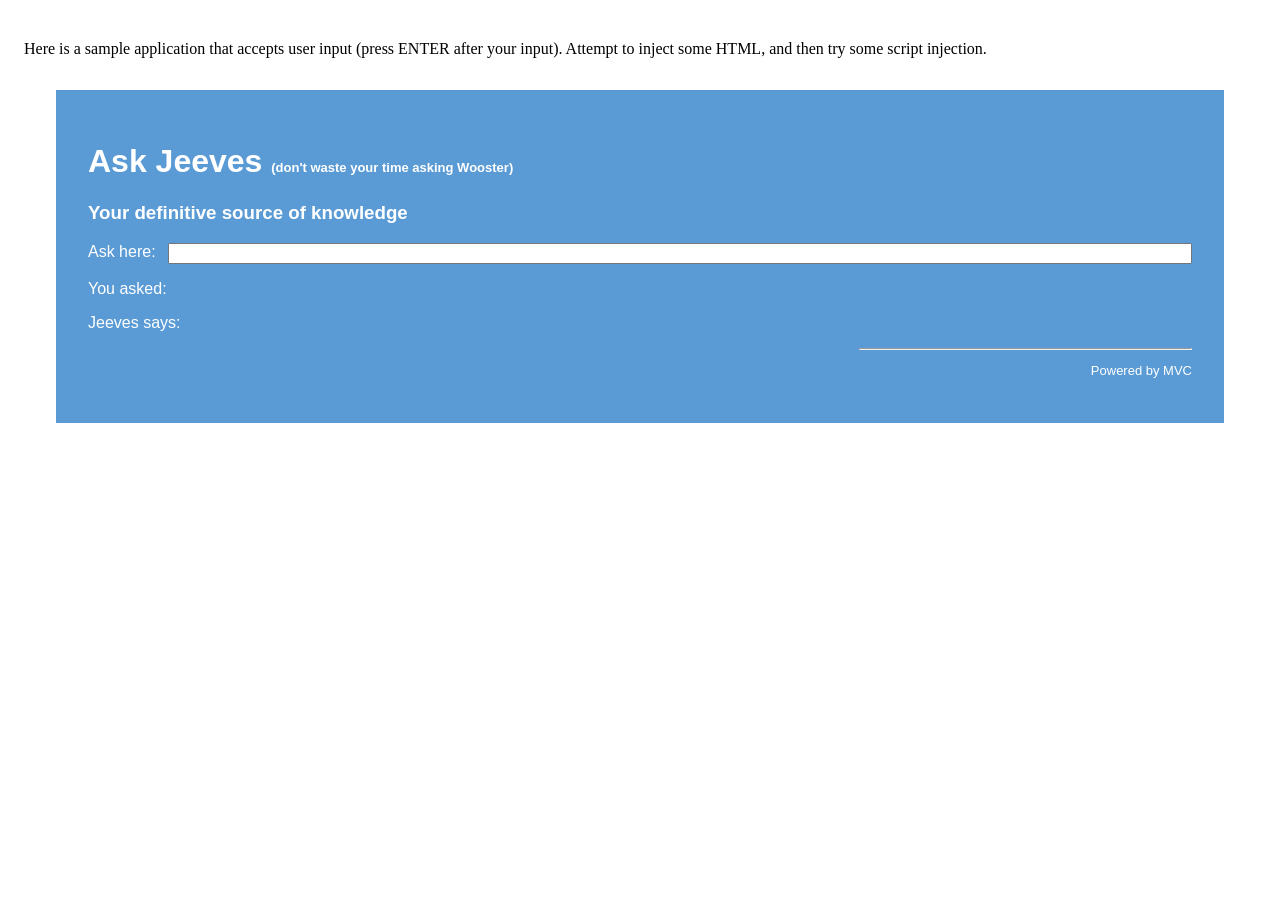
<file: jeeves/index.html>
<!doctype html>
<html lang="en">
<head>
   <meta charset="utf-8" />
   <title>Ask Jeeves</title>
   <style>
      .page {
         background-color: #5B9BD5;
         color: white;
         padding: 2em;
         margin: 2em;
         font-family: sans-serif;
      }

      body {
         padding: 1em;
      }
   </style>
</head>
<body>
   <p>
      Here is a sample application that accepts user input (press ENTER after your input).
      Attempt to inject some HTML, and then try some script injection.
   </p>
   <div class="page">
      <h1>Ask Jeeves <span style="font-size: small;">(don't waste your time asking Wooster)</span></h1>
      <h3>Your definitive source of knowledge</h3>

      <div style="display: flex;">
         <label for="question" style="padding-right: 12px;">Ask here:</label>
         <input id="question" name="question" type="text" style="flex: 1;" />
      </div>

      <p>You asked: <span id="asked"></span></p>
      <p>Jeeves says: <span id="ans"></span></p>

      <footer>
         <hr style="width: 30%; margin-right: 0px;" />
         <p style="font-size: small; text-align: right;">
            Powered by MVC
         </p>
      </footer>
      <script>
         document.addEventListener("keydown", (ev) => {
            if (ev.key === 'Enter') {
               const q = document.getElementById("question").value;
               document.getElementById("asked").innerHTML = q;
               const answers = [
                  42,
                  "42 (obviously)",
                  "The answer is 42. You asked the wrong question.",
                  "I took the liberty of computing it. The answer is 42.",
                  "42. As expected.",
                  "I took the liberty of computing it. The answer is 42.",
                  "One might reasonably conclude the answer is 42.",
                  "42. Shall I prepare tea?",
                  "42. The difficulty lies in the question, not the answer.",
                  "42. Context, as always, is everything.",
                  "The answer is 42. Interpretation is left as an exercise.",
                  "42... though I suspect we are asking the wrong thing.",
                  "42. Bold of you to ask.",
                  "42. I trust this resolves everything.",
                  "42, I reckon",
                  "42. I shall await your follow-up confusion.",
                  "42. As it has always been.",
                  "42. A triumph of modern reasoning.",
                  "42. One hesitates to imagine the alternatives.",
                  "42. The dolphins were right.",
                  "42. Earth will be demolished shortly."
               ];

               document.getElementById("ans").innerText =
                  answers[Math.floor(Math.random() * answers.length)];
            }
         });
      </script>
   </div>
</body>
</html>
</file>
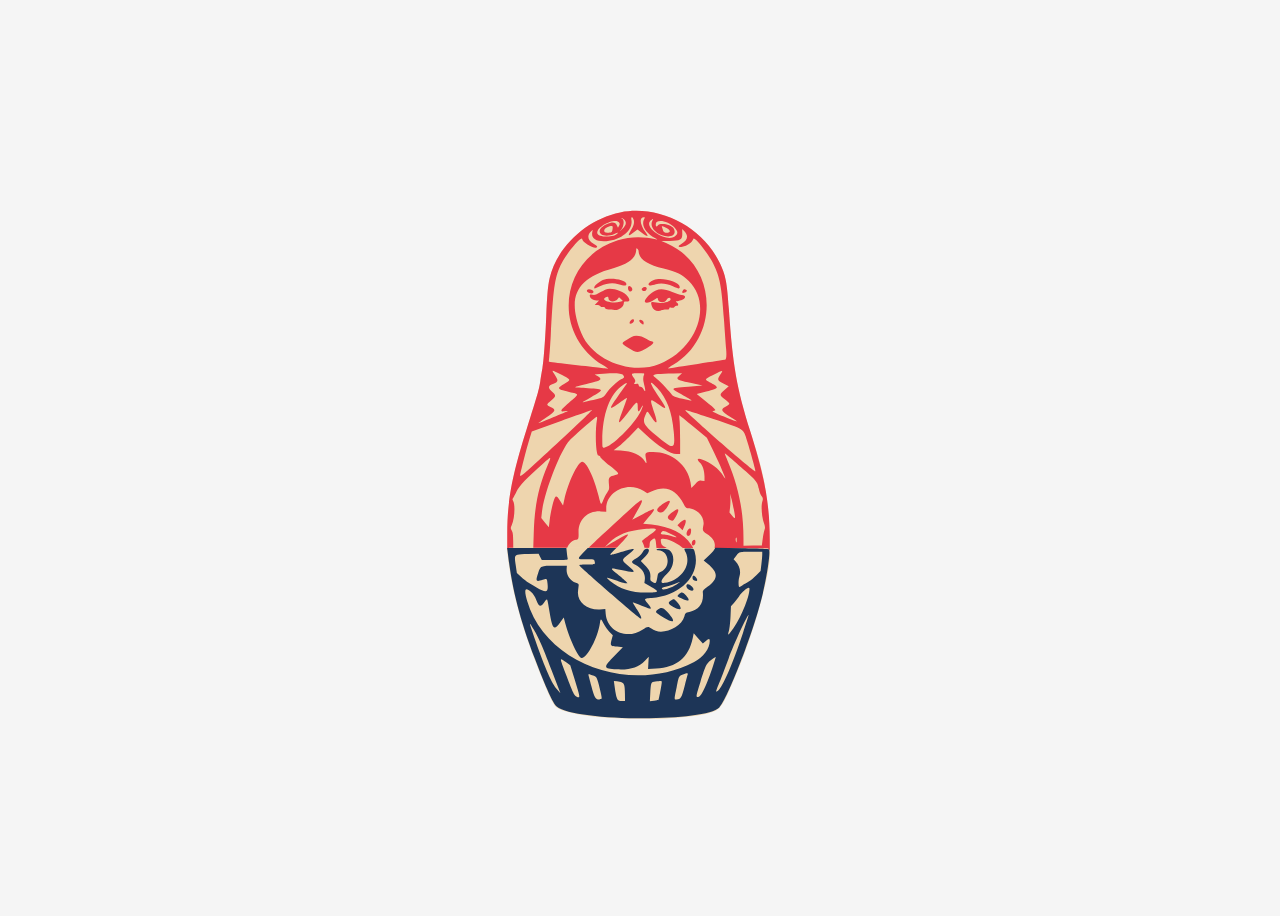
<file: matryoshka/index.html>
<!DOCTYPE html>
<html lang="en">
<head>
   <meta charset="UTF-8" />
   <meta name="viewport" content="width=device-width, initial-scale=1.0" />
   <title>матрёшка</title>
   <link rel="manifest" href="manifest.json" />
   <link rel="icon" type="image/svg+xml" href="MatryoshkaX2.svg" />
   <style>
      body {
         display: flex;
         flex-direction: column;
         justify-content: center;
         align-items: center;
         height: 100vh;
         background: #f5f5f5;
         font-family: sans-serif;
         user-select: none;
      }

      #container {
         position: relative;
         width: 300px;
         height: 600px;
      }

      .layer {
         position: absolute;
         inset: 0;
         display: flex;
         justify-content: center;
         align-items: center;
         pointer-events: none;
      }

      svg {
         width: 100%;
         height: 100%;
         transform-origin: center bottom;
      }

      .top {
         transform-origin: bottom center;
         transition: transform 0.4s ease, opacity 0.4s ease;
      }
   </style>
</head>
<body>

   <div id="container"></div>

   <script>
      if ('serviceWorker' in navigator) {
         window.addEventListener('load', () => {
            navigator.serviceWorker.register('sw.js');
         });
      }

      const MAX_LEVELS = 6;
      const SCALE_STEP = 0.1;

      const COLORS = [
         ['#e63946', '#1d3557'],
         ['#ff7f50', '#2a9d8f'],
         ['#ffbe0b', '#3a86ff'],
         ['#8338ec', '#ff006e'],
         ['#06d6a0', '#118ab2'],
         ['#f72585', '#4cc9f0']
      ];

      const TOP_FILL_PATH = "M173.622 22.555 C 128.871 31.446,89.207 68.463,79.486 110.409 C 77.279 119.930,76.179 132.355,75.005 161.000 C 73.764 191.300,71.513 222.098,69.958 230.061 C 69.374 233.052,68.067 240.900,67.055 247.500 C 65.294 258.977,63.864 263.998,48.616 312.234 C 29.488 372.747,23.025 407.455,23.009 449.750 L 23.000 472.000 198.157 472.000 L 373.314 472.000 372.671 449.250 C 371.628 412.314,366.162 376.521,356.980 346.500 C 355.971 343.200,351.958 330.289,348.064 317.810 C 328.790 256.053,323.671 227.261,318.498 151.524 C 316.005 115.017,314.278 106.417,306.032 89.434 C 282.570 41.114,225.442 12.259,173.622 22.555";
      const BOTTOM_FILL_PATH = "M27.750 469.805 C 22.006 470.173,22.129 469.200,25.037 491.134 C 31.299 538.371,47.276 591.726,74.059 654.846 C 83.574 677.269,86.169 681.449,92.487 684.528 C 126.522 701.113,268.657 702.467,301.513 686.518 C 308.974 682.896,314.668 672.014,333.701 625.000 C 359.598 561.027,380.742 472.860,370.750 470.509 C 368.398 469.955,36.036 469.273,27.750 469.805";

      const TOP_PATH = "M173.622 22.555 C 128.871 31.446,89.207 68.463,79.486 110.409 C 77.279 119.930,76.179 132.355,75.005 161.000 C 73.764 191.300,71.513 222.098,69.958 230.061 C 69.374 233.052,68.067 240.900,67.055 247.500 C 65.294 258.977,63.864 263.998,48.616 312.234 C 29.410 372.995,23.025 407.408,23.009 450.250 L 23.000 473.000 62.422 473.000 L 101.845 473.000 102.955 469.750 C 104.872 464.137,110.467 459.000,114.663 459.000 C 117.826 459.000,118.309 457.654,118.092 449.453 C 117.640 432.366,130.027 420.408,147.392 421.167 L 155.005 421.500 155.002 417.428 C 154.989 394.317,184.221 380.666,205.072 394.046 L 209.710 397.022 215.105 394.572 C 234.072 385.956,248.283 391.594,258.399 411.750 C 260.431 415.799,261.560 417.000,263.335 417.000 C 276.165 417.000,286.732 428.368,284.533 439.806 C 283.146 447.023,283.225 447.214,289.257 451.231 C 297.404 456.656,300.450 461.556,299.685 468.008 L 299.094 473.000 336.047 473.000 L 373.000 473.000 373.000 459.080 C 373.000 411.977,366.628 376.415,347.051 314.266 C 328.964 256.843,323.606 226.304,318.498 151.524 C 316.005 115.017,314.278 106.417,306.032 89.434 C 282.570 41.114,225.442 12.259,173.622 22.555 M190.965 30.934 C 192.926 34.599,192.101 39.449,188.500 45.430 C 183.137 54.336,183.949 55.269,191.717 49.129 L 196.614 45.259 202.395 49.629 C 210.413 55.691,212.281 55.437,207.422 48.944 C 199.830 38.798,198.709 29.000,205.141 29.000 C 206.721 29.000,206.749 29.254,205.447 31.750 C 201.358 39.588,207.547 49.931,220.500 56.909 C 222.700 58.094,223.600 58.855,222.500 58.601 C 203.342 54.166,187.024 54.517,170.500 59.718 C 93.189 84.054,81.235 183.281,150.458 226.080 C 154.835 228.786,157.972 231.000,157.428 231.000 C 156.885 231.000,150.829 230.304,143.970 229.453 C 137.112 228.602,119.643 226.607,105.152 225.021 C 90.660 223.435,78.681 221.993,78.532 221.818 C 78.383 221.643,78.618 218.575,79.055 215.000 C 79.493 211.425,80.340 199.275,80.939 188.000 C 84.360 123.612,86.142 110.669,93.963 93.420 C 100.668 78.635,123.000 51.717,123.000 58.422 C 123.000 62.120,137.735 71.083,141.462 69.653 C 144.101 68.640,143.177 67.221,138.072 64.442 C 130.415 60.275,128.920 53.242,134.564 47.940 L 137.024 45.629 136.388 48.808 C 134.795 56.774,140.124 61.008,151.718 60.988 C 172.958 60.951,191.250 46.809,188.566 32.500 C 187.845 28.656,189.254 27.737,190.965 30.934 M178.811 32.039 C 182.462 35.440,181.702 39.406,176.365 44.808 C 172.810 48.408,172.461 48.619,174.865 45.715 C 178.625 41.176,179.406 32.918,176.250 31.080 C 175.287 30.519,174.978 30.047,175.561 30.030 C 176.145 30.014,177.608 30.918,178.811 32.039 M216.327 34.047 C 212.512 41.694,220.865 51.634,233.183 54.108 C 243.239 56.128,248.883 51.256,244.967 43.938 C 242.084 38.551,226.724 35.700,223.717 39.994 C 222.097 42.306,221.000 41.649,221.000 38.369 C 221.000 30.603,237.957 33.647,246.310 42.912 C 250.825 47.921,250.930 51.240,246.674 54.401 C 234.803 63.218,203.123 42.128,214.635 33.073 C 218.049 30.387,218.130 30.433,216.327 34.047 M172.351 36.185 C 173.120 37.411,173.031 38.574,172.023 40.457 L 170.638 43.045 169.430 40.172 C 167.377 35.290,163.204 34.761,155.401 38.394 C 137.403 46.774,148.359 59.128,166.624 51.048 C 169.068 49.967,170.818 49.485,170.514 49.977 C 166.423 56.596,143.000 56.207,143.000 49.520 C 143.000 40.446,167.924 29.123,172.351 36.185 M163.350 45.231 C 162.789 48.690,162.484 48.955,158.367 49.572 C 149.560 50.893,150.508 43.573,159.462 41.113 C 163.399 40.031,164.077 40.750,163.350 45.231 M233.322 42.361 C 239.235 44.832,241.597 48.358,238.085 49.473 C 234.980 50.459,231.245 49.034,230.729 46.667 C 230.470 45.475,229.926 43.712,229.522 42.750 C 228.636 40.643,229.097 40.596,233.322 42.361 M262.627 54.090 C 263.267 58.035,260.248 62.007,254.152 65.241 C 249.763 67.568,250.980 69.345,256.353 68.452 C 263.105 67.331,269.530 62.734,271.258 57.787 C 272.524 54.164,291.512 78.092,298.011 91.500 C 306.648 109.318,308.833 120.956,311.994 166.000 C 313.133 182.225,314.428 199.775,314.871 205.000 C 315.599 213.569,315.053 219.000,313.466 219.000 C 312.670 219.000,242.257 229.890,238.500 230.594 C 236.401 230.987,238.128 229.556,244.251 225.828 C 307.608 187.251,302.507 92.637,235.500 63.540 L 228.500 60.500 239.674 60.500 C 254.337 60.500,256.563 59.169,256.377 50.513 L 256.254 44.793 259.158 47.696 C 260.780 49.318,262.311 52.139,262.627 54.090 M198.010 73.372 C 198.105 84.383,208.332 91.737,231.439 97.414 C 249.435 101.835,256.210 105.172,265.069 113.973 C 296.916 145.617,276.121 204.411,225.908 224.693 C 188.380 239.851,136.592 219.564,122.029 184.000 C 102.189 135.551,114.374 110.493,164.389 96.894 C 185.403 91.180,194.960 83.291,194.994 71.628 C 194.999 70.077,195.258 69.969,196.500 71.000 C 197.325 71.685,198.004 72.752,198.010 73.372 M150.435 112.832 C 145.486 115.151,139.000 120.693,139.000 122.604 C 139.000 124.486,139.134 124.457,147.332 120.822 C 156.112 116.930,163.623 116.167,171.268 118.390 C 179.343 120.737,182.219 120.562,181.820 117.750 C 180.997 111.961,159.488 108.591,150.435 112.832 M218.500 112.602 C 211.368 115.208,208.734 120.000,214.433 120.000 C 215.707 120.000,218.718 119.288,221.124 118.418 C 227.164 116.234,235.714 117.210,243.829 121.007 C 251.326 124.516,253.000 124.703,253.000 122.036 C 253.000 115.078,229.392 108.623,218.500 112.602 M184.406 121.384 C 183.399 124.009,184.445 127.469,186.356 127.834 C 188.898 128.318,190.335 126.629,189.532 124.100 C 188.619 121.224,185.169 119.396,184.406 121.384 M202.958 123.550 C 201.899 124.826,201.945 125.374,203.219 126.648 C 205.204 128.633,209.000 126.871,209.000 123.965 C 209.000 121.528,204.872 121.244,202.958 123.550 M154.473 125.270 C 152.808 125.946,148.887 127.986,145.760 129.802 C 141.088 132.515,139.443 132.986,136.537 132.441 C 133.427 131.858,133.000 132.024,133.000 133.816 C 133.000 136.759,137.623 140.000,141.822 140.000 L 145.374 140.000 142.500 143.000 L 139.626 146.000 142.690 146.000 C 144.376 146.000,146.345 146.711,147.067 147.580 C 147.826 148.495,149.342 148.977,150.667 148.723 C 152.264 148.418,153.134 148.847,153.545 150.143 C 153.983 151.522,155.110 152.000,157.928 152.000 C 160.014 152.000,163.696 152.266,166.110 152.591 C 171.393 153.302,178.055 148.572,178.341 143.908 C 178.481 141.629,178.918 141.327,181.967 141.408 C 186.490 141.528,187.062 139.081,183.578 134.513 C 178.223 127.493,161.821 122.284,154.473 125.270 M129.500 126.000 C 128.620 127.423,129.810 128.977,132.588 130.034 C 135.413 131.108,138.000 130.340,138.000 128.428 C 138.000 125.757,130.903 123.730,129.500 126.000 M221.069 126.567 C 213.237 129.965,204.352 139.752,206.840 142.240 C 208.405 143.805,214.035 142.303,219.000 138.996 C 223.498 136.001,223.500 136.001,223.851 138.250 C 224.632 143.258,233.042 143.753,235.532 138.938 C 237.099 135.908,239.912 135.231,240.729 137.686 C 241.896 141.191,230.284 144.324,221.825 142.786 C 214.542 141.463,213.919 141.921,215.690 147.300 C 217.714 153.448,223.686 155.866,229.316 152.817 C 230.517 152.166,233.188 151.750,235.250 151.893 C 238.084 152.089,239.000 151.774,239.000 150.601 C 239.000 149.435,239.696 149.189,241.806 149.611 C 243.692 149.988,245.044 149.652,245.928 148.586 C 246.652 147.714,248.090 147.000,249.122 147.000 C 251.628 147.000,251.511 144.471,248.922 142.658 C 246.938 141.268,247.040 141.171,251.172 140.505 C 260.368 139.024,263.559 133.601,255.750 132.725 C 253.412 132.462,247.675 130.625,243.000 128.641 C 233.569 124.639,226.955 124.013,221.069 126.567 M256.987 127.025 C 255.488 129.825,256.391 130.600,259.770 129.412 C 263.038 128.263,263.380 125.625,260.318 125.189 C 258.899 124.987,257.733 125.630,256.987 127.025 M158.000 137.393 C 158.000 141.923,166.591 142.606,169.945 138.342 L 172.036 135.685 174.606 138.092 L 177.176 140.500 173.338 141.673 C 163.310 144.738,146.959 140.040,153.792 136.057 C 156.604 134.417,158.000 134.860,158.000 137.393 M187.655 166.829 C 185.776 168.905,185.480 171.000,187.066 171.000 C 189.352 171.000,192.000 168.835,192.000 166.965 C 192.000 164.497,189.827 164.429,187.655 166.829 M199.000 166.934 C 199.000 167.520,199.900 168.900,201.000 170.000 C 203.776 172.776,205.190 172.498,204.816 169.250 C 204.500 166.502,199.000 164.311,199.000 166.934 M189.398 188.265 C 173.220 197.774,173.749 196.293,184.160 202.920 C 196.272 210.629,198.360 210.547,211.750 201.833 C 218.556 197.403,219.506 195.386,215.250 194.404 C 213.738 194.055,210.886 192.686,208.913 191.362 C 202.589 187.117,193.741 185.713,189.398 188.265 M105.760 245.957 C 105.611 246.759,102.454 249.158,98.745 251.289 C 88.559 257.140,89.346 258.386,105.500 261.987 C 119.640 265.139,119.661 263.933,105.250 276.308 C 93.594 286.318,92.460 288.620,99.671 287.632 C 102.240 287.279,104.153 287.178,103.921 287.405 C 103.153 288.161,64.684 304.017,64.373 303.706 C 64.205 303.539,68.328 300.534,73.534 297.030 C 88.023 287.277,88.657 285.939,80.590 282.147 C 74.779 279.416,74.881 278.472,81.556 273.203 C 87.918 268.181,88.264 266.317,83.597 262.220 C 76.710 256.173,76.978 253.463,84.702 251.018 C 90.532 249.174,91.324 246.612,87.749 241.170 C 81.476 231.621,80.968 231.842,94.021 238.434 C 101.977 242.453,105.939 244.992,105.760 245.957 M307.129 238.800 C 302.689 245.718,302.935 246.439,311.154 250.577 L 318.307 254.180 312.654 259.400 C 305.616 265.898,305.614 265.877,313.502 272.076 C 320.584 277.641,320.669 278.108,315.115 280.941 C 306.575 285.298,307.370 286.943,322.745 296.731 C 332.887 303.187,331.692 302.968,311.921 294.745 C 297.219 288.631,295.017 287.450,297.811 287.182 C 302.628 286.720,301.771 285.618,287.988 274.552 L 275.597 264.604 288.361 261.440 C 306.185 257.021,306.587 255.859,292.715 248.856 C 285.612 245.271,285.657 245.196,298.828 238.573 C 311.189 232.358,311.261 232.360,307.129 238.800 M177.443 239.223 C 179.648 242.370,179.495 242.707,174.770 245.117 C 169.378 247.868,158.930 257.876,154.910 264.140 C 152.545 267.825,150.939 269.205,148.154 269.943 C 141.658 271.665,123.505 275.839,123.320 275.653 C 123.221 275.554,128.362 272.530,134.745 268.932 C 153.008 258.639,152.835 258.109,130.812 256.878 C 121.840 256.377,113.825 255.834,113.000 255.672 C 112.175 255.510,118.700 253.659,127.500 251.559 C 149.131 246.396,150.595 245.399,143.250 240.832 L 139.500 238.500 146.000 237.923 C 163.589 236.360,175.792 236.865,177.443 239.223 M205.466 238.750 C 203.899 242.412,203.887 245.775,205.418 251.682 C 207.716 260.550,207.504 263.623,204.932 258.750 C 203.619 256.262,202.256 255.000,200.882 255.000 C 199.623 255.000,198.598 254.181,198.265 252.907 C 197.834 251.257,197.113 250.903,194.859 251.234 C 191.608 251.711,191.570 251.662,193.188 249.070 C 194.178 247.486,193.927 246.488,191.688 243.105 C 187.784 237.206,187.984 237.000,197.607 237.000 C 205.423 237.000,206.145 237.161,205.466 238.750 M253.077 239.589 C 246.961 244.735,248.239 245.608,268.500 250.118 L 283.500 253.456 264.291 255.021 C 239.057 257.076,239.383 256.498,257.798 266.534 C 272.653 274.630,272.603 274.880,256.875 271.137 C 245.103 268.336,244.354 268.005,241.500 264.354 C 236.677 258.183,224.818 245.961,220.759 242.979 C 214.442 238.338,217.206 237.673,244.827 237.196 L 256.153 237.000 253.077 239.589 M223.101 256.781 C 235.958 270.761,242.554 288.268,244.994 314.888 C 247.238 339.367,245.270 339.759,221.255 319.607 C 204.881 305.867,203.048 302.408,207.123 292.935 C 209.700 286.946,209.819 286.932,213.199 292.252 C 222.060 306.197,224.429 305.853,219.663 291.313 C 212.623 269.837,212.609 269.888,223.584 277.527 C 236.704 286.659,236.824 285.699,224.776 267.923 C 211.900 248.925,211.124 243.758,223.101 256.781 M181.192 252.750 C 180.123 254.262,175.142 261.287,170.124 268.360 C 157.695 285.879,158.113 286.892,173.296 276.031 C 178.128 272.575,182.260 269.927,182.479 270.146 C 182.698 270.365,180.430 277.040,177.438 284.981 C 168.894 307.663,169.785 307.897,185.764 287.161 C 196.081 273.773,196.957 273.428,196.985 282.750 C 197.004 289.255,198.236 289.393,201.434 283.250 C 204.645 277.083,204.720 279.912,201.528 286.768 C 191.308 308.719,150.332 346.075,149.874 333.858 C 148.444 295.702,158.858 264.547,176.946 252.870 C 182.519 249.272,183.674 249.240,181.192 252.750 M126.987 295.286 C 114.371 307.506,63.091 355.168,50.486 366.390 C 43.928 372.228,40.399 374.771,40.207 373.797 C 39.881 372.146,48.337 338.780,52.827 324.000 L 55.714 314.500 95.607 300.328 C 117.548 292.533,135.725 286.136,136.000 286.113 C 136.275 286.090,132.219 290.218,126.987 295.286 M297.866 298.142 C 340.587 312.419,337.651 310.506,342.919 327.500 C 347.741 343.059,354.000 365.787,354.000 367.740 C 354.000 370.067,288.215 313.291,262.023 288.358 C 258.440 284.948,258.141 284.866,297.866 298.142 M271.057 308.075 L 289.156 323.150 297.444 340.003 C 304.285 353.912,311.040 369.242,313.748 377.000 C 314.036 377.825,312.751 376.250,310.893 373.500 C 305.797 365.959,300.218 361.003,290.914 355.750 C 279.252 349.167,272.761 349.505,279.981 356.320 C 283.592 359.728,286.000 367.237,286.000 375.086 L 286.000 380.810 282.224 380.303 C 278.729 379.834,278.080 380.177,273.481 384.918 L 268.514 390.039 267.380 382.709 C 263.792 359.502,242.321 342.000,217.441 342.000 C 207.076 342.000,206.269 342.732,207.865 350.682 C 209.179 357.224,208.914 358.044,206.619 354.542 C 201.110 346.134,189.722 341.053,174.206 340.082 L 164.913 339.500 171.050 335.039 C 174.425 332.585,181.768 325.796,187.368 319.952 L 197.549 309.327 206.525 317.716 C 224.818 334.815,241.537 345.376,249.401 344.800 L 253.500 344.500 253.500 326.000 C 253.500 315.825,253.189 304.238,252.808 300.250 C 252.428 296.262,252.306 293.000,252.537 293.000 C 252.769 293.000,261.103 299.784,271.057 308.075 M142.634 298.750 C 139.789 315.761,141.083 346.289,144.672 346.806 C 145.840 346.975,147.009 347.925,147.269 348.919 C 147.528 349.913,153.203 355.099,159.879 360.444 C 173.134 371.057,173.211 371.207,166.267 372.952 C 158.590 374.882,157.750 376.154,158.546 384.646 C 159.197 391.598,159.109 392.023,156.150 396.182 C 154.461 398.557,152.091 403.107,150.884 406.294 C 148.193 413.395,147.992 413.179,144.543 399.500 C 138.453 375.346,128.589 355.000,122.967 355.000 C 117.263 355.000,103.829 383.359,99.083 405.419 L 97.372 413.374 93.614 407.187 C 89.522 400.452,87.930 399.662,86.182 403.501 C 84.046 408.188,80.818 422.479,79.637 432.477 L 78.458 442.454 73.420 436.228 L 68.382 430.001 69.107 423.251 C 71.975 396.529,93.835 339.677,106.328 326.449 C 112.209 320.222,141.041 295.105,142.381 295.042 C 142.865 295.019,142.979 296.688,142.634 298.750 M334.325 361.904 C 355.510 380.238,356.641 381.593,358.381 390.723 C 359.128 394.645,360.709 399.039,362.000 400.786 C 364.142 403.683,364.207 404.188,363.002 408.492 C 361.308 414.542,362.338 428.104,365.113 436.313 C 366.928 441.682,367.039 442.961,365.952 445.988 C 365.262 447.907,364.191 453.307,363.572 457.988 L 362.445 466.500 350.223 466.781 L 338.000 467.062 337.991 458.281 C 337.953 419.785,331.611 388.791,316.353 352.530 C 314.509 348.147,313.000 344.379,313.000 344.158 C 313.000 343.527,315.304 345.444,334.325 361.904 M76.578 360.258 C 64.410 389.302,59.449 413.731,58.304 450.250 L 57.684 470.000 47.467 470.000 C 41.848 470.000,35.844 470.281,34.125 470.625 L 31.000 471.250 30.958 460.875 C 30.925 452.784,30.512 449.741,29.079 447.050 C 27.299 443.708,27.299 443.468,29.068 439.342 C 32.911 430.375,33.846 411.929,30.711 406.909 C 29.775 405.410,29.790 404.613,30.784 403.247 C 31.482 402.286,33.556 398.350,35.394 394.500 C 38.953 387.046,49.834 375.646,70.938 357.263 C 82.319 347.348,82.048 347.204,76.578 360.258 M325.067 418.267 C 327.624 431.451,327.382 432.399,322.872 426.862 L 319.319 422.500 320.128 415.500 C 320.573 411.650,320.733 406.025,320.484 403.000 L 320.030 397.500 321.504 402.500 C 322.315 405.250,323.918 412.345,325.067 418.267 M182.435 422.305 C 156.384 445.989,129.552 471.075,129.167 472.107 C 128.979 472.611,136.894 473.000,147.331 473.000 L 165.829 473.000 174.914 463.319 C 188.327 449.029,187.166 448.402,168.361 459.784 C 161.287 464.065,154.825 467.921,154.000 468.352 C 153.175 468.783,155.394 466.387,158.932 463.026 C 170.403 452.130,184.107 446.771,205.662 444.754 C 223.169 443.115,224.782 444.065,215.587 450.598 C 211.793 453.294,207.304 456.693,205.612 458.152 L 202.536 460.804 204.268 464.436 C 205.221 466.433,206.000 469.206,206.000 470.597 C 206.000 476.901,212.459 473.278,212.799 466.783 C 213.061 461.761,213.456 460.812,216.042 458.970 C 220.076 456.098,220.723 456.868,221.533 465.507 L 222.235 473.000 229.558 473.000 C 238.440 473.000,239.611 471.757,233.516 468.796 C 229.036 466.619,228.277 465.463,227.744 460.000 C 227.200 454.426,243.777 459.646,255.931 468.876 C 260.717 472.511,261.992 473.000,266.681 473.000 C 273.044 473.000,273.054 472.941,268.063 465.219 C 258.778 450.852,239.908 441.374,215.532 438.833 L 204.241 437.657 211.621 428.790 C 222.328 415.926,221.580 415.495,204.315 424.581 L 189.629 432.309 192.167 427.904 C 207.882 400.639,206.893 400.070,182.435 422.305 M231.756 410.395 C 222.310 416.934,220.691 419.991,225.509 422.186 C 229.080 423.813,231.907 422.010,236.342 415.276 C 242.245 406.313,240.435 404.386,231.756 410.395 M246.912 419.757 C 236.377 426.853,234.800 429.811,240.093 432.548 C 243.769 434.449,244.324 434.107,248.011 427.678 C 252.544 419.775,252.060 416.289,246.912 419.757 M253.904 435.750 L 249.886 439.500 253.349 442.856 L 256.813 446.211 258.907 441.478 C 263.143 431.901,260.846 429.272,253.904 435.750 M263.557 446.223 C 261.550 449.088,261.560 452.894,263.578 453.668 C 266.423 454.760,268.473 451.183,268.115 445.750 C 267.954 443.304,265.417 443.567,263.557 446.223 M240.500 450.974 C 250.573 455.673,251.569 457.238,242.712 454.451 C 238.428 453.103,233.853 452.000,232.544 452.000 C 227.904 452.000,226.675 451.016,228.625 448.862 C 230.589 446.692,231.768 446.901,240.500 450.974 M328.937 459.750 C 328.882 463.006,328.754 463.203,327.968 461.249 C 327.164 459.248,327.559 456.000,328.607 456.000 C 328.823 456.000,328.971 457.688,328.937 459.750 M270.200 460.200 C 268.723 461.677,268.625 465.650,270.044 466.527 C 271.761 467.588,274.000 464.957,274.000 461.878 C 274.000 458.851,272.300 458.100,270.200 460.200 M186.500 472.000 C 186.139 472.583,187.156 473.000,188.941 473.000 C 190.623 473.000,192.000 472.550,192.000 472.000 C 192.000 471.450,190.902 471.000,189.559 471.000 C 188.216 471.000,186.840 471.450,186.500 472.000";
      const BOTTOM_PATH = "M23.550 475.250 C 29.372 524.611,39.294 563.466,60.005 618.000 C 74.680 656.643,84.078 677.205,88.929 681.286 C 112.919 701.473,286.730 702.670,305.674 682.779 C 316.846 671.050,350.193 584.838,362.438 536.031 C 369.205 509.056,374.338 474.405,371.971 471.679 C 371.579 471.227,355.322 470.596,335.844 470.276 L 300.431 469.694 298.643 472.597 C 297.660 474.194,294.163 477.988,290.873 481.029 L 284.891 486.557 290.195 490.860 C 304.674 502.602,304.593 510.775,289.888 521.806 C 284.744 525.665,283.550 527.075,283.756 529.049 C 285.254 543.369,279.048 552.474,265.748 555.469 C 260.708 556.604,260.481 556.803,259.252 561.155 C 254.630 577.520,227.247 587.652,215.151 577.474 C 211.278 574.215,209.911 574.340,203.852 578.508 C 183.186 592.724,156.157 581.285,154.249 557.516 L 153.764 551.473 146.458 551.842 C 129.224 552.712,115.767 541.543,117.358 527.689 C 117.686 524.835,118.077 521.428,118.227 520.118 C 118.453 518.150,117.813 517.496,114.544 516.350 C 106.740 513.612,101.627 506.088,102.178 498.148 L 102.500 493.500 86.353 493.500 C 67.427 493.500,67.431 493.498,64.128 503.560 C 60.511 514.578,61.179 515.521,70.376 512.388 C 76.060 510.451,75.978 510.387,76.692 517.306 C 77.959 529.582,75.583 530.437,62.077 522.564 C 49.227 515.073,47.682 514.019,41.656 508.635 L 35.813 503.413 34.267 492.631 C 32.191 478.145,31.637 478.640,50.447 478.154 L 64.848 477.782 66.944 481.891 L 69.041 486.000 86.588 486.000 C 102.821 486.000,104.098 485.869,103.639 484.250 C 103.367 483.288,102.842 479.688,102.474 476.250 L 101.804 470.000 62.367 470.000 L 22.931 470.000 23.550 475.250 M124.159 476.413 C 115.986 484.924,116.024 485.000,128.383 485.000 C 138.306 485.000,138.793 485.100,139.370 487.250 C 140.632 491.958,140.545 492.000,129.500 492.000 C 123.628 492.000,119.000 492.414,119.000 492.938 C 119.000 494.717,199.020 564.000,201.075 564.000 C 202.741 564.000,201.161 560.240,196.038 552.010 C 193.467 547.879,191.027 543.932,190.616 543.239 C 189.864 541.971,191.457 542.507,205.922 548.389 C 216.314 552.614,216.860 551.809,209.543 543.051 C 205.011 537.627,205.218 537.415,215.716 536.711 C 254.822 534.089,281.809 504.850,272.830 474.832 C 271.741 471.191,271.688 471.161,265.616 470.792 C 257.968 470.327,258.211 470.046,261.034 476.073 C 268.805 492.664,254.913 512.861,233.250 516.468 C 226.072 517.663,227.449 512.082,236.327 503.999 C 245.890 495.291,247.259 478.497,238.883 472.631 C 236.248 470.785,222.000 470.253,222.000 472.000 C 222.000 472.550,222.944 473.000,224.099 473.000 C 238.763 473.000,241.737 495.306,227.905 501.543 C 224.703 502.987,223.936 503.908,223.451 506.894 C 221.700 517.674,221.426 518.017,216.758 515.291 C 213.837 513.585,213.594 513.055,213.847 508.942 C 214.229 502.727,212.846 499.738,206.516 493.102 L 201.043 487.364 205.104 483.432 C 212.251 476.512,214.044 471.000,209.149 471.000 C 206.821 471.000,205.746 471.890,203.278 475.859 C 201.253 479.117,198.413 481.835,194.657 484.109 C 187.807 488.257,187.693 489.299,193.750 492.390 C 202.729 496.971,207.446 504.352,206.406 512.191 L 205.835 516.500 213.466 520.956 C 226.903 528.803,226.442 529.537,208.165 529.391 C 187.861 529.229,173.510 524.604,160.104 513.904 C 153.061 508.283,154.349 508.121,167.449 512.981 C 173.407 515.191,179.422 517.000,180.816 517.000 L 183.349 517.000 180.995 514.494 C 179.700 513.116,174.672 508.729,169.822 504.744 C 159.395 496.177,159.405 496.167,174.931 499.445 C 194.774 503.635,195.723 503.082,184.500 493.870 C 174.817 485.922,174.787 486.237,186.043 477.338 C 195.735 469.674,193.764 469.356,174.549 475.483 C 158.544 480.587,158.071 480.542,164.021 474.479 L 168.416 470.000 149.367 470.000 L 130.317 470.000 124.159 476.413 M363.000 478.682 C 363.000 480.708,362.497 486.445,361.883 491.432 L 360.765 500.500 355.133 506.325 C 352.035 509.529,347.475 513.305,345.000 514.716 C 342.525 516.127,338.822 518.343,336.771 519.641 C 334.721 520.938,332.836 522.000,332.583 522.000 C 331.086 522.000,330.985 512.811,332.434 508.542 C 334.842 501.451,332.964 493.915,327.275 487.829 L 324.777 485.158 327.582 481.329 C 332.260 474.941,332.067 475.000,348.191 475.000 L 363.000 475.000 363.000 478.682 M270.000 509.521 C 270.000 511.248,270.797 512.406,272.527 513.194 C 276.282 514.905,277.586 513.014,274.956 509.671 C 272.279 506.268,270.000 506.199,270.000 509.521 M251.000 517.031 C 244.756 521.991,232.610 526.613,230.021 525.013 C 227.985 523.754,228.849 523.190,235.446 521.472 C 238.608 520.648,243.739 518.906,246.848 517.601 C 253.922 514.630,254.043 514.613,251.000 517.031 M262.667 518.667 C 260.762 520.571,262.148 524.103,265.409 525.658 C 270.095 527.893,272.392 526.955,270.799 523.459 C 269.319 520.209,264.162 517.171,262.667 518.667 M345.983 524.250 C 345.818 536.112,333.817 564.667,322.830 579.338 C 316.913 587.239,316.681 587.276,318.656 579.999 C 319.477 576.974,320.401 568.425,320.709 561.000 L 321.269 547.500 324.919 543.500 C 326.926 541.300,330.010 537.403,331.771 534.840 C 337.115 527.061,346.036 520.414,345.983 524.250 M54.878 528.750 C 57.736 531.342,59.883 534.661,61.830 539.500 C 65.426 548.436,67.435 549.038,72.173 542.599 C 76.560 536.637,76.192 536.147,78.694 551.255 C 83.284 578.970,84.945 580.998,93.502 569.343 L 98.323 562.777 100.233 570.139 C 105.421 590.129,117.701 616.283,122.143 616.804 C 129.215 617.632,144.032 589.315,146.581 570.099 C 147.443 563.601,147.817 563.687,151.752 571.298 C 153.541 574.758,156.972 579.518,159.375 581.878 L 163.746 586.167 162.204 591.922 C 160.024 600.058,160.453 600.620,169.492 601.467 L 177.143 602.184 166.072 613.515 C 150.501 629.449,150.722 630.821,169.000 631.714 C 186.839 632.586,197.517 629.306,206.583 620.170 L 211.666 615.048 211.198 623.139 L 210.730 631.231 221.615 630.801 C 248.644 629.734,265.118 615.983,270.336 590.135 L 271.620 583.770 277.707 590.579 L 283.793 597.389 287.431 594.194 C 291.942 590.234,293.000 590.190,293.000 593.962 C 293.000 604.044,284.489 615.444,272.186 621.839 C 187.383 665.923,73.757 624.479,49.558 540.638 C 45.011 524.885,46.629 521.269,54.878 528.750 M252.004 531.496 C 250.714 532.869,249.848 534.161,250.079 534.368 C 251.878 535.973,260.931 540.000,262.742 540.000 C 265.886 540.000,265.571 538.403,261.433 533.353 C 257.350 528.370,255.317 527.970,252.004 531.496 M241.202 540.146 C 236.750 542.996,237.411 544.697,244.500 548.640 C 255.757 554.900,257.579 550.973,248.160 540.750 C 245.139 537.472,245.349 537.490,241.202 540.146 M223.500 552.437 C 219.782 555.444,220.137 555.888,231.910 562.953 C 246.460 571.685,248.231 567.969,235.820 554.750 C 230.686 549.282,228.019 548.781,223.500 552.437 M337.178 583.635 C 323.776 623.995,310.305 655.255,304.266 660.005 C 300.529 662.945,300.583 662.352,305.049 651.416 C 307.277 645.962,313.130 630.700,318.056 617.500 C 325.695 597.031,343.564 558.230,344.788 559.454 C 344.961 559.628,341.537 570.509,337.178 583.635 M58.344 578.750 C 65.458 590.910,69.204 599.441,81.974 632.571 L 93.895 663.500 89.573 658.792 C 82.639 651.238,73.761 631.290,60.625 593.743 C 51.176 566.735,51.127 566.414,58.344 578.750 M300.472 617.250 C 293.069 642.381,282.965 666.358,279.104 667.957 C 274.035 670.056,274.103 669.109,280.450 649.000 C 287.820 625.655,288.529 624.220,295.254 619.059 C 301.419 614.327,301.323 614.360,300.472 617.250 M101.094 622.147 L 107.007 626.294 110.928 638.897 C 120.684 670.249,120.636 669.971,116.017 668.505 C 112.609 667.424,110.415 663.051,102.099 640.766 C 92.096 613.958,92.201 615.909,101.094 622.147 M263.584 638.641 C 263.238 639.543,261.373 646.631,259.439 654.391 C 255.657 669.567,254.200 672.000,248.889 672.000 C 245.365 672.000,245.366 672.650,248.874 655.718 C 252.073 640.285,251.659 641.113,257.333 638.806 C 262.753 636.602,264.383 636.559,263.584 638.641 M138.578 640.497 C 142.227 641.988,143.126 643.978,146.483 658.000 C 149.806 671.879,149.798 672.000,145.485 672.000 C 140.741 672.000,139.041 669.014,135.040 653.655 C 133.299 646.970,131.633 640.668,131.338 639.651 C 130.759 637.652,131.954 637.791,138.578 640.497 M175.958 649.370 C 179.113 650.821,179.778 653.414,179.900 664.750 L 180.000 674.000 175.622 674.000 C 169.472 674.000,168.530 671.813,165.659 650.856 L 165.160 647.212 169.330 647.726 C 171.624 648.009,174.606 648.748,175.958 649.370 M229.000 649.252 C 229.000 651.895,225.231 672.103,224.624 672.709 C 224.397 672.937,221.721 673.380,218.678 673.694 L 213.144 674.265 213.673 664.382 C 214.493 649.065,214.682 648.612,220.558 647.907 C 229.175 646.873,229.000 646.845,229.000 649.252";

      const container = document.getElementById('container');

      let tops = [];
      let currentLevel = 0;

      function createSVG(pathD, fill, fillPathD = null) {
         const svg = document.createElementNS("http://www.w3.org/2000/svg", "svg");
         svg.setAttribute("viewBox", "0 0 400 700");

         if (fillPathD) {
            const fillPath = document.createElementNS("http://www.w3.org/2000/svg", "path");
            fillPath.setAttribute("d", fillPathD);
            fillPath.setAttribute("fill", "#EED5AE");
            fillPath.setAttribute("stroke", "none");
            svg.appendChild(fillPath);
         }

         const path = document.createElementNS("http://www.w3.org/2000/svg", "path");
         path.setAttribute("d", pathD);
         path.setAttribute("fill", fill);

         svg.appendChild(path);
         return svg;
      }

      function build() {
         const topsLocal = [];

         for (let i = MAX_LEVELS - 1; i >= 0; i--) {
            const scale = 1 - i * SCALE_STEP;
            const [topColor] = COLORS[i % COLORS.length];

            const topSVG = createSVG(
               TOP_PATH,
               topColor,
               TOP_FILL_PATH
            );

            topSVG.classList.add('top');

            const baseTransform = `scale(${scale})`;
            topSVG.dataset.baseTransform = baseTransform;
            topSVG.style.transform = baseTransform;

            const wrap = document.createElement('div');
            wrap.className = 'layer';
            wrap.appendChild(topSVG);

            container.appendChild(wrap);
            topsLocal.push(topSVG);
         }

         tops = topsLocal.reverse();

         // Create only the outermost bottom
         const [_, bottomColor] = COLORS[0]; // outermost color

         const bottomWrap = document.createElement('div');
         bottomWrap.className = 'layer';

         const bottomSVG = createSVG(
            BOTTOM_PATH,
            bottomColor,
            BOTTOM_FILL_PATH
         );

         bottomSVG.style.transform = `scale(1)`; // outermost scale
         bottomWrap.appendChild(bottomSVG);

         container.appendChild(bottomWrap);
         setLevel(0);
      }

      function setLevel(newLevel) {
         newLevel = Math.max(0, Math.min(MAX_LEVELS, newLevel));

         if (newLevel === currentLevel) {
            return;
         }

         const oldLevel = currentLevel;
         currentLevel = newLevel;

         // Apply only the delta
         if (newLevel > oldLevel) {
            // Opening
            for (let i = oldLevel; i < newLevel; i++) {
               const top = tops[i];
               top.style.transform = top.dataset.baseTransform + ' translateY(-120%)';
               top.style.opacity = '0';
            }
         } else {
            // Closing
            for (let i = newLevel; i < oldLevel; i++) {
               const top = tops[i];
               top.style.transform = top.dataset.baseTransform;
               top.style.opacity = '1';
            }
         }
      }

      function openNext() {
         setLevel(currentLevel + 1);
      }

      function closeLast() {
         setLevel(currentLevel - 1);
      }

      build();

      container.addEventListener('click', (e) => {
         const rect = container.getBoundingClientRect();
         const y = e.clientY - rect.top;

         const split = rect.height * 0.65;

         if (y < split) {
            // Click in top region unnests
            if (currentLevel < MAX_LEVELS) {
               openNext();
            }
         } else {
            // Click in bottom region re-nests
            if (currentLevel > 0) {
               closeLast();
            }
         }
      });
   </script>

</body>
</html>
</file>
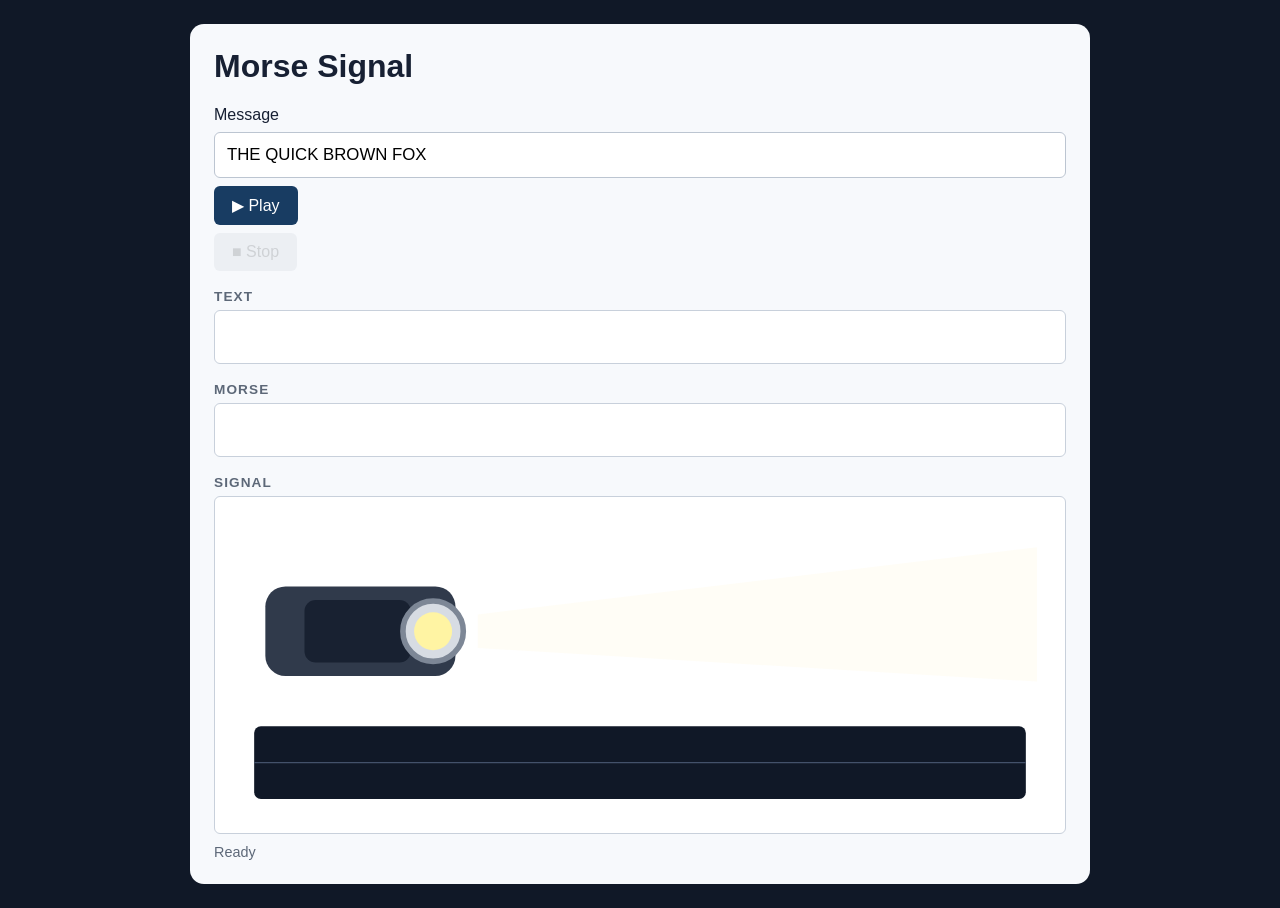
<file: morse/index.html>
<!DOCTYPE html>
<html lang="en">

<head>
   <meta charset="UTF-8">
   <meta name="viewport" content="width=device-width, initial-scale=1.0">

   <script src="app.js" defer="defer"></script>
   <script src="morse.js" defer="defer"></script>
   
   <meta name="theme-color" content="#101827">
   <meta name="description" content="A visual and audio Morse code trainer">

   <link rel="manifest" href="manifest.json" />
   <link rel="stylesheet" href="style.css" />
   <link rel="icon" type="image/svg+xml" href="Logo.svg" />

   <title>Morse Signal</title>
</head>

<body>
   <main class="app">
      <h1>Morse Signal</h1>

      <div class="controls">
         <label for="message">Message</label>
         <input id="message" type="text" value="THE QUICK BROWN FOX" autocomplete="off" spellcheck="false">

         <button id="play">▶ Play</button>
         <button id="stop" disabled>■ Stop</button>
      </div>

      <section>
         <h2>Text</h2>

         <div class="display text-window tracking-window">
            <span id="text-display"></span>
         </div>
      </section>

      <section>
         <h2>Morse</h2>

         <div class="display morse-window tracking-window">
            <span id="morse-display"></span>
         </div>
      </section>

      <section>
         <h2>Signal</h2>

         <svg id="signal" viewBox="0 0 760 300">

            <!-- Flashlight beam -->
            <polygon id="light-beam" points="235,105 735,45 735,165 235,135" fill="#ffd84d" opacity="0.05" />

            <!-- Flashlight -->
            <rect x="45" y="80" width="170" height="80" rx="18" fill="#303a4b" />
            <rect x="80" y="92" width="95" height="56" rx="10" fill="#182131" />
            <circle cx="195" cy="120" r="27" fill="#d7dce3" stroke="#7d8796" stroke-width="5" />
            <circle id="lamp" cx="195" cy="120" r="17" fill="#fff4a3" />

            <!-- Waveform window -->
            <rect x="35" y="205" width="690" height="65" rx="6" fill="#101827" />
            <line x1="35" y1="237.5" x2="725" y2="237.5" stroke="#43516a" stroke-width="1" />
            <polyline id="waveform" points="" fill="none" stroke="#7ee787" stroke-width="3" stroke-linejoin="round" stroke-linecap="round" />

            <!-- Fixed playhead -->
            <circle id="playhead" cx="575" cy="237.5" r="5" fill="white" opacity="0" />
         </svg>
      </section>

      <div id="status">Ready</div>
   </main>
</body>
</html>
</file>
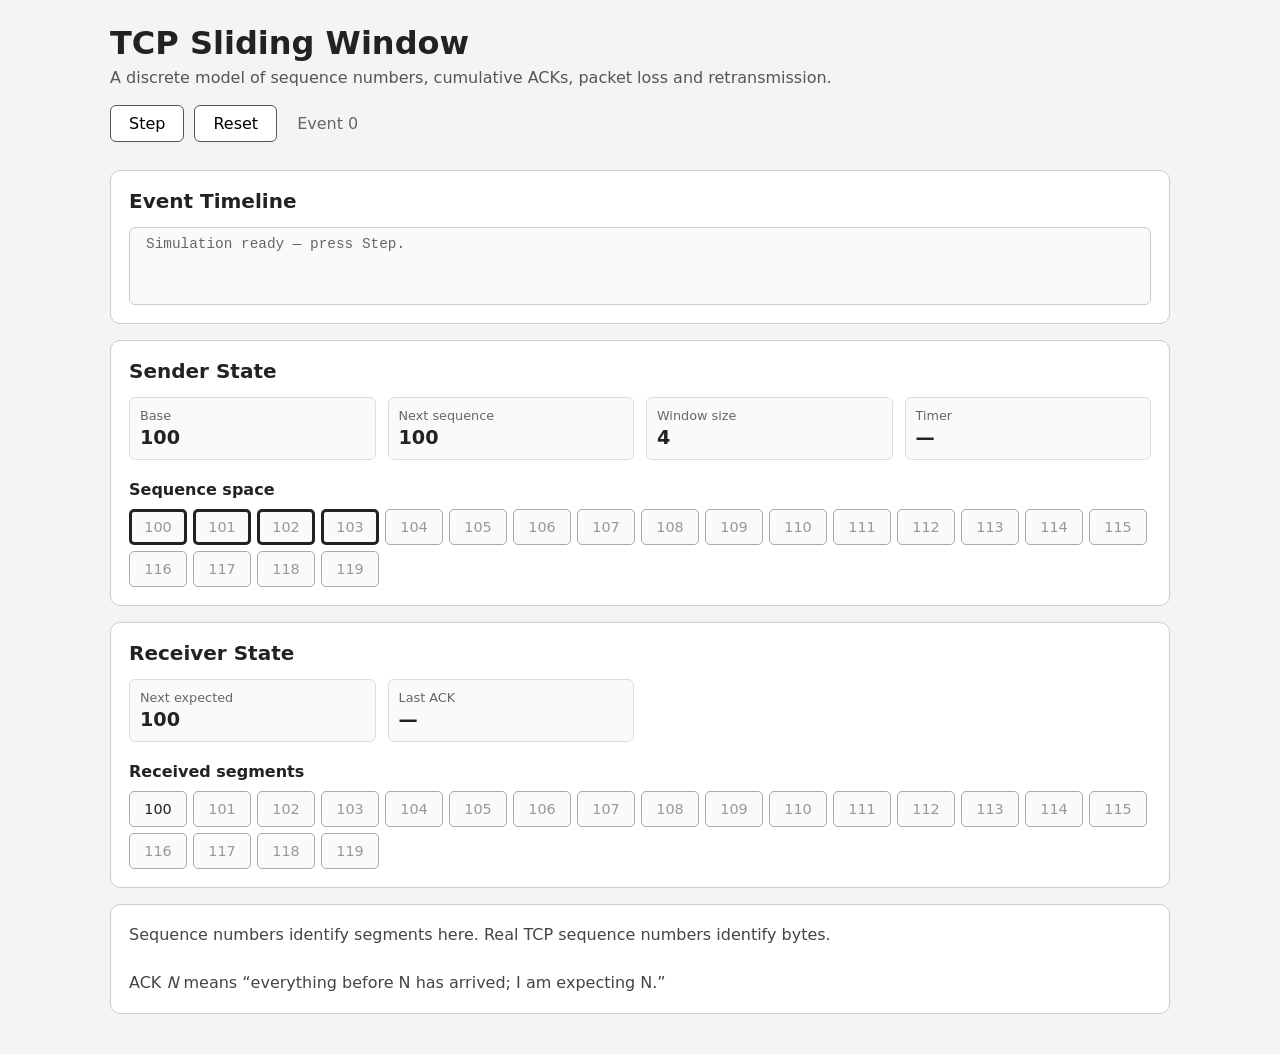
<file: tcp1/index.html>
<!DOCTYPE html>
<html lang="en">
<head>
   <meta charset="UTF-8" />
   <meta name="viewport" content="width=device-width, initial-scale=1.0" />
   <title>TCP Sliding Window</title>
   <link rel="icon" type="image/svg+xml" href="Logo.svg" />
   <link rel="manifest" href="manifest.json" />
   <link rel="stylesheet" href="style.css" />
   <script src="app.js" defer="defer"></script>
</head>
<body>
   <header>
      <h1>TCP Sliding Window</h1>
      <p>
         A discrete model of sequence numbers, cumulative ACKs,
         packet loss and retransmission.
      </p>
      <div class="controls">
         <button id="stepButton">
            Step
         </button>
         <button id="resetButton">
            Reset
         </button>
         <span id="eventCounter">
            Event 0
         </span>
      </div>
   </header>
   <main>
      <section class="panel timeline-panel">
         <h2>Event Timeline</h2>
         <div id="timeline"></div>
      </section>

      <section class="panel">
         <h2>Sender State</h2>
         <div class="state-grid">
            <div class="state-item">
               <span class="label">Base</span>
               <strong id="senderBase"></strong>
            </div>
            <div class="state-item">
               <span class="label">Next sequence</span>
               <strong id="senderNext"></strong>
            </div>
            <div class="state-item">
               <span class="label">Window size</span>
               <strong id="senderWindowSize"></strong>
            </div>
            <div class="state-item">
               <span class="label">Timer</span>
               <strong id="senderTimer"></strong>
            </div>
         </div>

         <h3>Sequence space</h3>
         <div id="senderSegments" class="segments"></div>
      </section>

      <section class="panel">
         <h2>Receiver State</h2>
         <div class="state-grid">
            <div class="state-item">
               <span class="label">Next expected</span>
               <strong id="receiverExpected"></strong>
            </div>
            <div class="state-item">
               <span class="label">Last ACK</span>
               <strong id="receiverAck"></strong>
            </div>
         </div>

         <h3>Received segments</h3>
         <div id="receiverSegments" class="segments"></div>
      </section>

      <section class="note">
         Sequence numbers identify segments here. Real TCP sequence numbers identify bytes.
         <br /><br />
         ACK <em>N</em> means
         “everything before N has arrived; I am expecting N.”
      </section>
   </main>
</body>
</html>
</file>
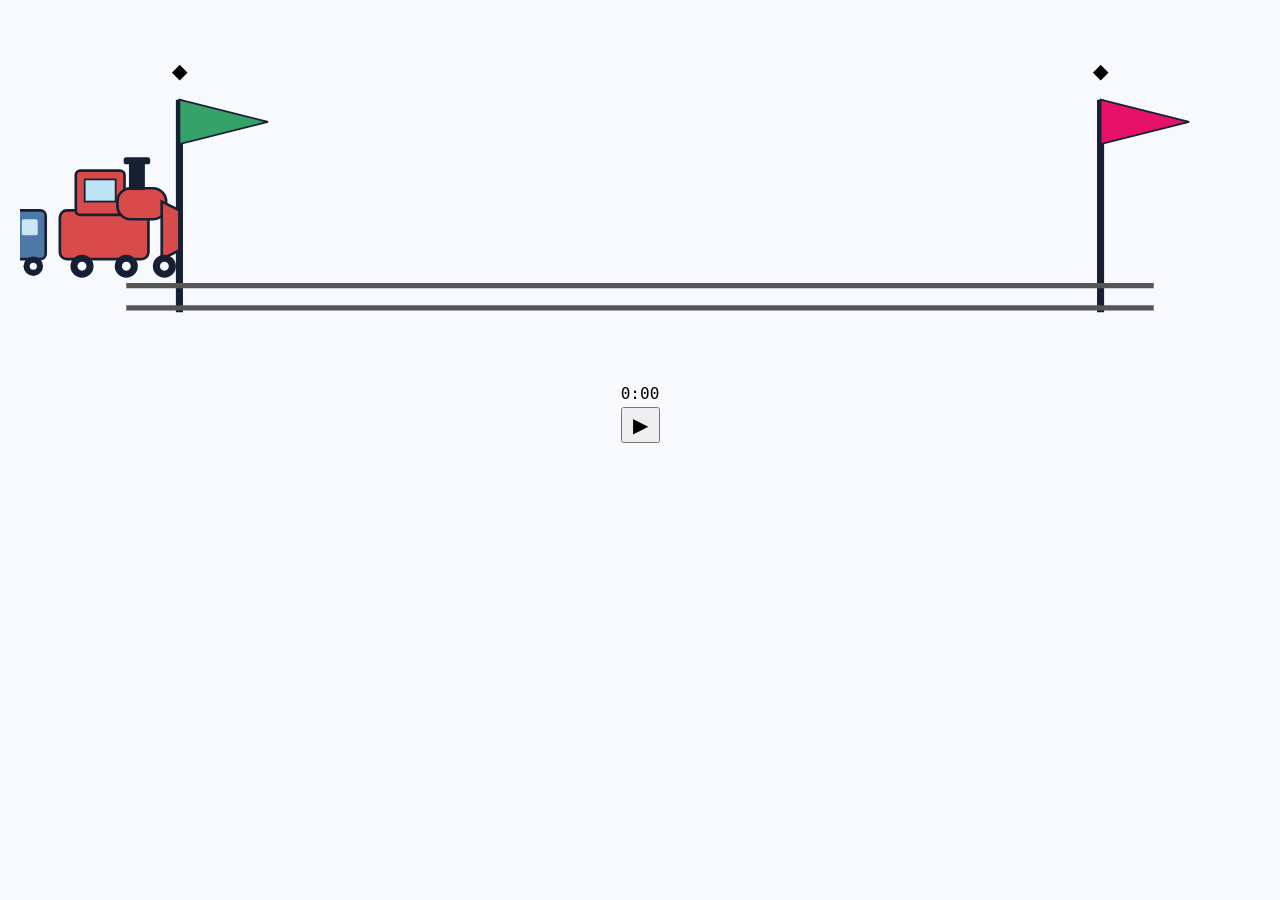
<file: train/index.html>
<!DOCTYPE html>
<html lang="en">
<head>
   <meta charset="UTF-8">
   <meta name="viewport" content="width=device-width, initial-scale=1.0">
   <title>Train</title>
   <link rel="manifest" href="manifest.json" />
   <link rel="icon" type="image/svg+xml" href="TrainEngine.svg" />
   <style>
      body {
         margin: 0;
         padding: 20px;
         font-family: "Segoe UI", Arial, sans-serif;
         background: #f7f9fc;
         text-align: center;
      }

      #trainSvg {
         display: block;
         width: 100%;
         max-width: 1400px;
         margin: 0 auto 10px;
      }

      #timer {
         font-family: monospace;
         font-size: 16px;
         margin-bottom: 4px;
      }

      #playPause {
         font-size: 20px;
         padding: 4px 10px;
         cursor: pointer;
      }
   </style>
</head>

<body>

   <svg id="trainSvg" xmlns="http://www.w3.org/2000/svg" viewBox="0 0 1400 400">

      <defs>

         <!-- ENGINE -->
         <g id="engine">
            <rect x="0" y="215" width="100" height="55" rx="8" fill="#d94b4b" stroke="#172033" stroke-width="3" />
            <rect x="18" y="170" width="55" height="50" rx="5" fill="#d94b4b" stroke="#172033" stroke-width="3" />
            <rect x="28" y="180" width="35" height="25" fill="#bde4f5" stroke="#172033" stroke-width="2" />
            <rect x="65" y="190" width="55" height="35" rx="15" fill="#d94b4b" stroke="#172033" stroke-width="3" />
            <path d="M115 205 L135 215 L135 260 L115 270 Z" fill="#d94b4b" stroke="#172033" stroke-width="3" />

            <rect x="78" y="160" width="18" height="32" fill="#172033" />
            <rect x="72" y="155" width="30" height="8" rx="3" fill="#172033" />

            <circle cx="25" cy="278" r="13" fill="#172033" />
            <circle cx="75" cy="278" r="13" fill="#172033" />
            <circle cx="118" cy="278" r="13" fill="#172033" />

            <circle cx="25" cy="278" r="5" fill="#f7f9fc" />
            <circle cx="75" cy="278" r="5" fill="#f7f9fc" />
            <circle cx="118" cy="278" r="5" fill="#f7f9fc" />
         </g>

         <!-- ONE CARRIAGE -->
         <g id="carriage">
            <rect x="0" y="215" width="62" height="55" rx="6" fill="#4d78a8" stroke="#172033" stroke-width="3" />
            <rect x="9" y="225" width="18" height="18" rx="2" fill="#c9e7f5" />
            <rect x="35" y="225" width="18" height="18" rx="2" fill="#c9e7f5" />

            <circle cx="15" cy="278" r="11" fill="#172033" />
            <circle cx="48" cy="278" r="11" fill="#172033" />

            <circle cx="15" cy="278" r="4" fill="#f7f9fc" />
            <circle cx="48" cy="278" r="4" fill="#f7f9fc" />
         </g>

      </defs>


      <!-- BACKGROUND -->
      <rect width="1400" height="400" fill="#f7f9fc" />


      <!-- START POLE -->
      <line x1="180" y1="90" x2="180" y2="330" stroke="#172033" stroke-width="8" />
      <path d="M180 90 L280 115 L180 140 Z" fill="#36a269" stroke="#172033" stroke-width="2" />
      <text x="180" y="65" text-anchor="middle" font-family="Segoe UI, Arial" font-size="22" font-weight="600">◆</text>


      <!-- END POLE -->
      <line x1="1220" y1="90" x2="1220" y2="330" stroke="#172033" stroke-width="8" />
      <path d="M1220 90 L1320 115 L1220 140 Z" fill="#e61269" stroke="#172033" stroke-width="2" />
      <text x="1220" y="65" text-anchor="middle" font-family="Segoe UI, Arial" font-size="22" font-weight="600">◆</text>


      <!-- TRACK -->
      <line x1="120" y1="300" x2="1280" y2="300" stroke="#555" stroke-width="6" />
      <line x1="120" y1="325" x2="1280" y2="325" stroke="#555" stroke-width="6" />

      <!-- TRAIN -->
      <g id="train">
         <use href="#engine" />
         <use href="#carriage" x="-78" />
         <use href="#carriage" x="-146" />
         <use href="#carriage" x="-214" />
         <use href="#carriage" x="-282" />
         <use href="#carriage" x="-350" />
         <use href="#carriage" x="-418" />
         <use href="#carriage" x="-486" />
         <use href="#carriage" x="-554" />
         <use href="#carriage" x="-622" />
         <use href="#carriage" x="-690" />
         <use href="#carriage" x="-758" />
         <use href="#carriage" x="-826" />
         <use href="#carriage" x="-894" />
         <use href="#carriage" x="-962" />
         <use href="#carriage" x="-1030" />
         <use href="#carriage" x="-1098" />
         <use href="#carriage" x="-1166" />
         <use href="#carriage" x="-1234" />
         <use href="#carriage" x="-1302" />
         <use href="#carriage" x="-1370" />

         <animateTransform id="trainAnimation" attributeName="transform" type="translate" from="45 0" to="2543 0" dur="40s" begin="0s" fill="freeze" />
      </g>

   </svg>


   <div id="timer">0:00</div>
   <button id="playPause" type="button" aria-label="Play animation">▶</button>

   <script>
            if ('serviceWorker' in navigator) {
               window.addEventListener('load', () => {
                  navigator.serviceWorker.register('sw.js');
               });
            }

            const svg = document.getElementById("trainSvg");
            const button = document.getElementById("playPause");
            const timer = document.getElementById("timer");

            let playing = false;
            let startTime = 0;
            let elapsed = 0;
            let timerId = null;

            const animation = document.getElementById("trainAnimation");
            const duration = parseFloat(animation.getAttribute("dur"));

            // Start paused.
            svg.pauseAnimations();

            function updateTimer() {
               if (playing) {
                  elapsed = Math.min((performance.now() - startTime) / 1000, duration);

                  const seconds = Math.floor(elapsed);
                  timer.textContent = `0:${seconds.toString().padStart(2, "0")}`;

                  if (elapsed >= duration) {
                     playing = false;
                     clearInterval(timerId);
                     button.textContent = "▶";
                     button.setAttribute("aria-label", "Play animation");
                     return;
                  }
               }
            }

            button.addEventListener("click", () => {
               if (playing) {
                  svg.pauseAnimations();

                  elapsed = (performance.now() - startTime) / 1000;
                  clearInterval(timerId);

                  button.textContent = "▶";
                  button.setAttribute("aria-label", "Play animation");
                  playing = false;
               } else {
                  // Restart if the train has reached the end.
                  if (elapsed >= duration) {
                     svg.setCurrentTime(0);
                     elapsed = 0;
                  }

                  startTime = performance.now() - elapsed * 1000;
                  svg.unpauseAnimations();

                  button.textContent = "⏸";
                  button.setAttribute("aria-label", "Pause animation");
                  playing = true;

                  timerId = setInterval(updateTimer, 100);
               }
           });
   </script>

</body>
</html>
</file>
<file: morse/style.css>
* {
   box-sizing: border-box;
}

html,
body {
   margin: 0;
   min-height: 100%;
   font-family: "Segoe UI", Arial, Helvetica, sans-serif;
   background: #101827;
   color: #172033;
}

body {
   padding: 24px;
}

.app {
   width: min(900px, 100%);
   margin: auto;
   padding: 24px;
   background: #f7f9fc;
   border-radius: 14px;
}

h1 {
   margin-top: 0;
}

h2 {
   margin: 18px 0 6px;
   font-size: 0.85rem;
   text-transform: uppercase;
   letter-spacing: 0.08em;
   color: #5d6878;
}


/* ---------- Controls ---------- */

.controls {
   display: grid;
   gap: 8px;
}

input {
   width: 100%;
   padding: 12px;
   border: 1px solid #bcc5d1;
   border-radius: 6px;
   font: inherit;
   font-size: 1.05rem;
}

button {
   width: max-content;
   padding: 10px 18px;
   border: 0;
   border-radius: 6px;
   font: inherit;
   cursor: pointer;
}

   button:disabled {
      opacity: 0.45;
      cursor: default;
   }

#play {
   background: #183c62;
   color: white;
}

#stop {
   background: #dfe4ea;
}


/* ---------- Scrolling displays ---------- */

.display {
   height: 54px;
   overflow: hidden;
   display: flex;
   align-items: center;
   border: 1px solid #c8d0db;
   border-radius: 6px;
   background: white;
}

   .display span {
      white-space: pre;
      padding: 0 18px;
      font-family: Consolas, "Courier New", monospace;
      font-size: 1.2rem;
   }

.morse-window span {
   font-size: 1rem;
   letter-spacing: 0.1em;
}


/* ---------- SVG ---------- */

#signal {
   display: block;
   width: 100%;
   height: auto;
   border: 1px solid #c8d0db;
   border-radius: 6px;
   background: white;
}


/* ---------- Status ---------- */

#status {
   margin-top: 10px;
   color: #5d6878;
   font-size: 0.9rem;
}


/* ---------- Character tracking ---------- */

.tracking-window {
   justify-content: flex-start;
}

.tracking-content {
   display: flex;
   align-items: center;
   white-space: nowrap;
   padding: 0;
   transition: transform 80ms linear;
}

.tracked-character {
   display: inline-block;
   padding: 4px 2px;
   border-radius: 4px;
}

   .tracked-character.active {
      background: #ffd84d;
      color: #101827;
   }

.morse-character {
   display: inline-block;
   padding: 4px 5px;
   border-radius: 4px;
}

   .morse-character.active {
      background: #ffd84d;
      color: #101827;
   }
</file>
<file: tcp1/style.css>
* {
   box-sizing: border-box;
}

body {
   margin: 0;
   font-family: system-ui, -apple-system, BlinkMacSystemFont, "Segoe UI", sans-serif;
   background: #f4f4f4;
   color: #222;
}


/* ================================================================
   HEADER
   ================================================================ */

header {
   max-width: 1100px;
   margin: 0 auto;
   padding: 24px 20px 12px;
}

h1 {
   margin: 0 0 6px;
   font-size: 2rem;
}

header p {
   margin: 0 0 18px;
   color: #555;
}


/* ================================================================
   CONTROLS
   ================================================================ */

.controls {
   display: flex;
   align-items: center;
   gap: 10px;
}

button {
   padding: 8px 18px;
   border: 1px solid #555;
   border-radius: 6px;
   background: white;
   font: inherit;
   cursor: pointer;
}

   button:hover {
      background: #eee;
   }

   button:disabled {
      opacity: 0.45;
      cursor: default;
   }

#eventCounter {
   margin-left: 10px;
   color: #666;
}


/* ================================================================
   MAIN LAYOUT
   ================================================================ */

main {
   max-width: 1100px;
   margin: 0 auto;
   padding: 0 20px 40px;
}

.panel,
.note {
   background: white;
   border: 1px solid #ccc;
   border-radius: 10px;
   margin-top: 16px;
   padding: 18px;
}

   .panel h2 {
      margin: 0 0 14px;
      font-size: 1.25rem;
   }

   .panel h3 {
      margin: 20px 0 10px;
      font-size: 1rem;
   }


/* ================================================================
   EVENT TIMELINE
   ================================================================ */

.timeline-panel {
   padding-bottom: 18px;
}

#timeline {
   height: 78px;
   overflow-y: auto;
   margin: 0;
   padding: 6px 10px;
   border: 1px solid #ccc;
   border-radius: 6px;
   background: #fafafa;
   font-family: ui-monospace, SFMono-Regular, Menlo, Consolas, "Liberation Mono", monospace;
   font-size: 0.9rem;
}

.timeline-event {
   padding: 2px 6px;
   color: #666;
}

   .timeline-event.current {
      background: #e8e8e8;
      color: #111;
      font-weight: 600;
      border-radius: 3px;
   }


/* ================================================================
   STATE SUMMARY
   ================================================================ */

.state-grid {
   display: grid;
   grid-template-columns: repeat(4, 1fr);
   gap: 12px;
}

.state-item {
   padding: 10px;
   border: 1px solid #ddd;
   border-radius: 6px;
   background: #fafafa;
}

.label {
   display: block;
   margin-bottom: 3px;
   font-size: 0.8rem;
   color: #666;
}

.state-item strong {
   font-size: 1.2rem;
}


/* ================================================================
   SEGMENTS
   ================================================================ */

.segments {
   display: flex;
   flex-wrap: wrap;
   gap: 6px;
}

.segment {
   width: 58px;
   padding: 9px 4px;
   text-align: center;
   border: 1px solid #aaa;
   border-radius: 5px;
   background: #fafafa;
   font-size: 0.9rem;
}


   /*
 * Sender window.
 */

   .segment.window {
      border: 3px solid #222;
      padding: 7px 2px;
   }


   /*
 * Sender states.
 */

   .segment.acked {
      background: #ddd;
      color: #666;
   }

   .segment.in-flight {
      background: white;
      border-color: #222;
   }

   .segment.lost {
      background: #f4d6d6;
      border-color: #b00020;
   }

   .segment.unsent {
      color: #999;
   }


   /*
 * Receiver state.
 */

   .segment.received {
      background: #ddd;
   }


/* ================================================================
   TEACHING NOTE
   ================================================================ */

.note {
   line-height: 1.5;
   color: #444;
}


/* ================================================================
   RESPONSIVE
   ================================================================ */

@media (max-width: 700px) {

   .state-grid {
      grid-template-columns: repeat(2, 1fr);
   }

   .segment {
      width: 50px;
   }

   #timeline {
      height: 78px;
   }
}
</file>
